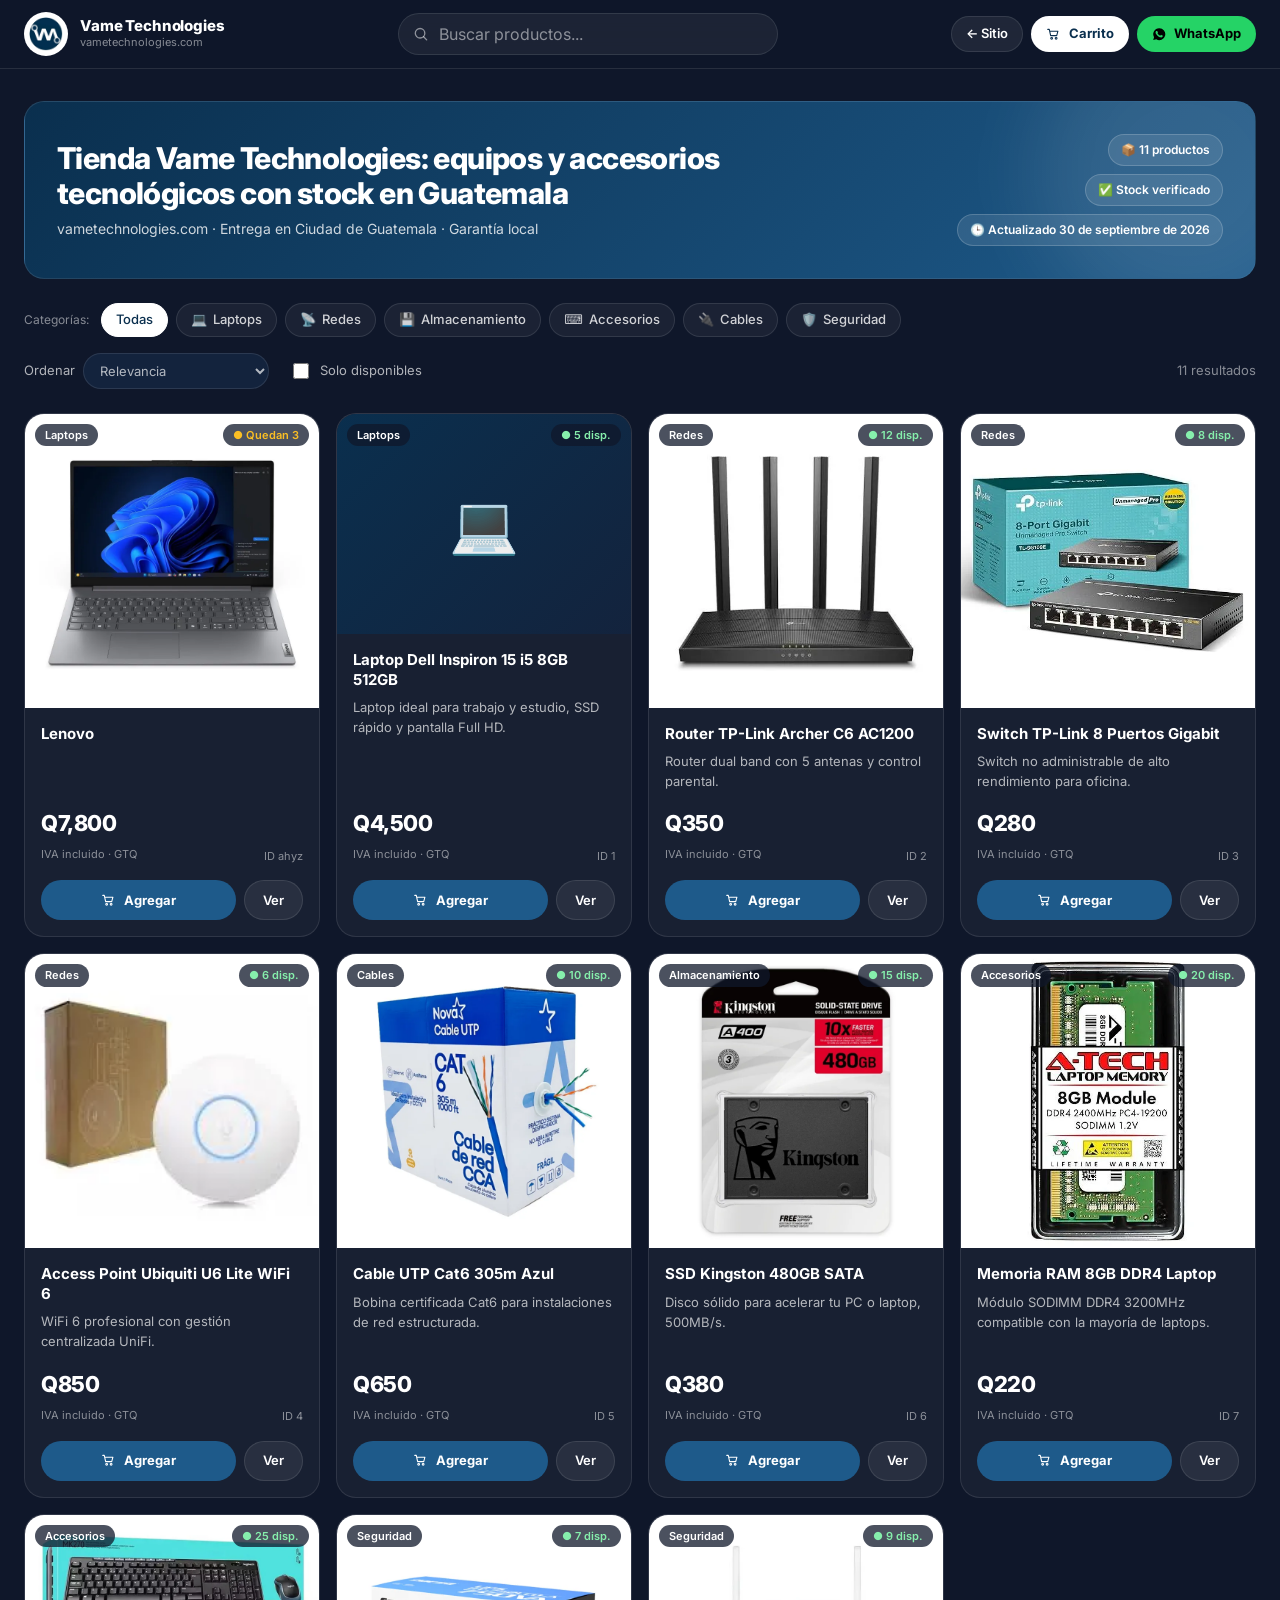
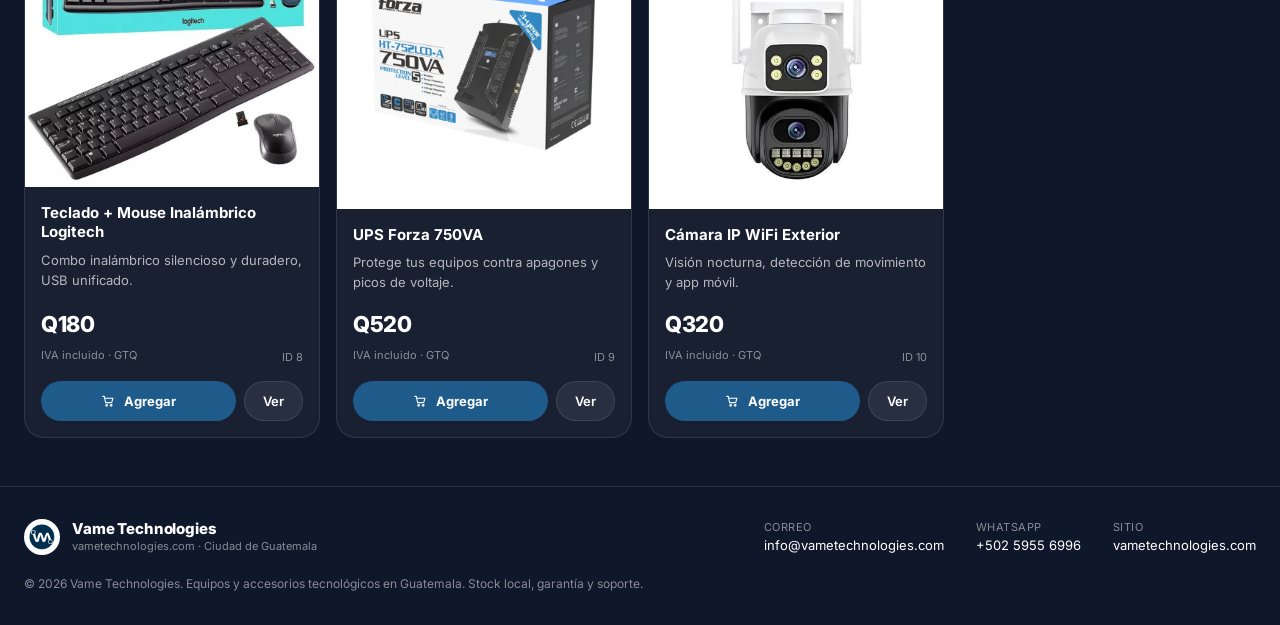
<file: tienda.html>
<!DOCTYPE html>
<html lang="es">
<head>
  <meta charset="UTF-8">
  <meta name="viewport" content="width=device-width, initial-scale=1">
  <title>Tienda Vame Technologies | Equipos y accesorios en Guatemala</title>
  <meta name="description" content="Equipos y accesorios tecnológicos con stock en Guatemala. Arma tu carrito y pide por WhatsApp o correo.">
  <meta name="theme-color" content="#0F172A">
  <meta property="og:type" content="website">
  <meta property="og:locale" content="es_GT">
  <meta property="og:title" content="Tienda Vame Technologies">
  <meta property="og:description" content="Equipos y accesorios tecnológicos con stock en Guatemala. Pide por WhatsApp o correo.">

  <link rel="preconnect" href="https://fonts.googleapis.com">
  <link rel="preconnect" href="https://fonts.gstatic.com" crossorigin>
  <link rel="stylesheet" href="https://fonts.googleapis.com/css2?family=Inter:wght@400;500;600;700;800&display=swap">

  <style>
    /* =========================================================
       1. TOKENS
       ========================================================= */
    :root {
      --bg: #0F172A;
      --panel: #0B1D33;
      --navy: #0A2F4E;
      --blue-dark: #1E5A8A;
      --blue: #3B82F6;
      --blue-light: #60A5FA;
      --wa: #25D366;
      --amber: #FBBF24;
      --danger: #F87171;
      --muted: rgba(255, 255, 255, .68);
      --faint: rgba(255, 255, 255, .5);
      --line: rgba(255, 255, 255, .1);
      --radius-lg: 24px;
      --radius-md: 20px;
      --container: 1280px;
      --font: "Inter", system-ui, -apple-system, "Segoe UI", Roboto, sans-serif;
    }

    /* =========================================================
       2. BASE
       ========================================================= */
    *, *::before, *::after { box-sizing: border-box; }
    html { -webkit-text-size-adjust: 100%; }
    html:has(dialog[open]) { overflow: hidden; }
    body { margin: 0; min-height: 100vh; background: var(--bg); color: #fff; font-family: var(--font); line-height: 1.5; -webkit-font-smoothing: antialiased; }
    img { display: block; max-width: 100%; }
    a { color: inherit; text-decoration: none; }
    h1, h2, h3, p { margin: 0; }
    button, input, select { font: inherit; color: inherit; }
    button { cursor: pointer; }
    button:disabled { cursor: not-allowed; }
    ::selection { background: rgba(30, 90, 138, .5); }
    :focus-visible { outline: 2px solid var(--blue-light); outline-offset: 3px; }
    [hidden] { display: none !important; }
    .sr-only { position: absolute; width: 1px; height: 1px; overflow: hidden; clip: rect(0 0 0 0); white-space: nowrap; }
    .skip-link { position: absolute; left: 12px; top: -60px; z-index: 100; padding: 10px 16px; border-radius: 999px; background: #fff; color: #000; font-weight: 600; }
    .skip-link:focus { top: 12px; }
    .container { width: 100%; max-width: var(--container); margin-inline: auto; padding-inline: 16px; }
    @media (min-width: 768px) { .container { padding-inline: 24px; } }

    /* =========================================================
       3. COMPONENTES BASE
       ========================================================= */
    .btn { display: inline-flex; align-items: center; justify-content: center; gap: 8px; height: 40px; padding-inline: 18px; border: 1px solid transparent; border-radius: 999px; font-size: 13px; font-weight: 700; transition: transform .15s, background .15s, opacity .15s; }
    .btn:hover:not(:disabled) { transform: translateY(-1px); }
    .btn:disabled { opacity: .45; }
    .btn-sm { height: 36px; padding-inline: 14px; }
    .btn-white { background: #fff; color: var(--navy); }
    .btn-white:hover:not(:disabled) { background: rgba(255, 255, 255, .9); }
    .btn-ghost { background: rgba(255, 255, 255, .07); border-color: var(--line); font-weight: 600; }
    .btn-ghost:hover:not(:disabled) { background: rgba(255, 255, 255, .13); }
    .btn-wa { background: var(--wa); color: #000; }
    .btn-blue { background: var(--blue-dark); color: #fff; }
    .btn-blue:hover:not(:disabled) { background: var(--blue); }
    .btn-dark { background: var(--bg); color: #fff; border-color: var(--line); }
    .btn[aria-disabled="true"] { opacity: .4; pointer-events: none; }
    .icon { width: 1.1em; height: 1.1em; flex: none; fill: none; stroke: currentColor; stroke-width: 1.8; stroke-linecap: round; stroke-linejoin: round; }
    .icon-fill { fill: currentColor; stroke: none; }
    .icon-btn { display: inline-flex; align-items: center; justify-content: center; width: 36px; height: 36px; border: 1px solid var(--line); border-radius: 50%; background: rgba(255, 255, 255, .08); transition: background .15s; }
    .icon-btn:hover { background: rgba(255, 255, 255, .16); }

    /* =========================================================
       4. CABECERA
       ========================================================= */
    .header { position: sticky; top: 0; z-index: 40; border-bottom: 1px solid var(--line); background: rgba(15, 23, 42, .85); backdrop-filter: blur(16px); -webkit-backdrop-filter: blur(16px); }
    .header-bar { display: flex; flex-wrap: wrap; align-items: center; justify-content: space-between; gap: 12px; padding-block: 12px; }
    .brand { display: flex; align-items: center; gap: 12px; }
    .brand img { width: 44px; height: 44px; border-radius: 50%; background: #fff; padding: 5px; object-fit: contain; }
    .brand strong { display: block; font-size: 15px; font-weight: 800; letter-spacing: -.01em; line-height: 1.15; }
    .brand small { display: block; font-size: 11px; color: var(--faint); }
    .search { position: relative; order: 3; flex: 1 1 100%; }
    .search input { width: 100%; height: 42px; padding: 0 16px 0 40px; border: 1px solid var(--line); border-radius: 999px; background: rgba(255, 255, 255, .06); font-size: 16px; outline: none; transition: border-color .15s, background .15s; }
    .search input::placeholder { color: var(--faint); }
    .search input:focus { border-color: var(--blue-dark); background: rgba(255, 255, 255, .09); }
    .search .icon { position: absolute; left: 14px; top: 50%; transform: translateY(-50%); color: var(--faint); pointer-events: none; }
    .header-actions { display: flex; align-items: center; gap: 8px; }
    .btn-cart { position: relative; }
    .cart-badge { display: inline-flex; align-items: center; justify-content: center; min-width: 18px; height: 18px; padding-inline: 5px; border-radius: 999px; background: var(--navy); color: #fff; font-size: 11px; font-weight: 700; }
    .label-lg { display: none; }
    @media (min-width: 640px) { .label-lg { display: inline; } }
    @media (min-width: 768px) {
      .search { order: 0; flex: 1; max-width: 380px; margin-inline: 12px; }
    }

    /* =========================================================
       5. PORTADA, AVISOS Y FILTROS
       ========================================================= */
    .banner { position: relative; overflow: hidden; margin-top: 32px; padding: 24px; border: 1px solid var(--line); border-radius: var(--radius-md); background: linear-gradient(135deg, var(--navy), var(--blue-dark)); }
    .banner::before { content: ""; position: absolute; top: -80px; right: -80px; width: 300px; height: 300px; border-radius: 50%; background: rgba(255, 255, 255, .1); filter: blur(40px); }
    .banner-inner { position: relative; display: flex; flex-direction: column; gap: 16px; }
    .banner h1 { max-width: 680px; font-size: clamp(22px, 3.4vw, 30px); font-weight: 800; line-height: 1.15; letter-spacing: -.02em; }
    .banner p { margin-top: 8px; font-size: 14px; color: rgba(255, 255, 255, .8); }
    .banner-chips { display: flex; flex-wrap: wrap; gap: 8px; }
    .chip { padding: 6px 12px; border: 1px solid rgba(255, 255, 255, .18); border-radius: 999px; background: rgba(255, 255, 255, .1); font-size: 12px; font-weight: 600; white-space: nowrap; }
    @media (min-width: 768px) {
      .banner { padding: 32px; }
      .banner-inner { flex-direction: row; align-items: center; justify-content: space-between; }
      .banner-chips { flex-direction: column; align-items: flex-end; }
    }
    .notice { margin-top: 16px; padding: 12px 16px; border: 1px solid rgba(251, 191, 36, .35); border-radius: 16px; background: rgba(251, 191, 36, .08); font-size: 13px; color: #FDE68A; }
    .filters { display: grid; gap: 16px; padding-block: 24px 8px; }
    .cat-row { display: flex; flex-wrap: wrap; align-items: center; gap: 8px; }
    .cat-row .label { margin-right: 4px; font-size: 12px; color: var(--faint); }
    .cat { display: inline-flex; align-items: center; gap: 6px; padding: 6px 14px; border: 1px solid var(--line); border-radius: 999px; background: rgba(255, 255, 255, .05); font-size: 13px; font-weight: 500; color: rgba(255, 255, 255, .8); transition: background .15s; }
    .cat:hover { background: rgba(255, 255, 255, .1); }
    .cat[aria-pressed="true"] { background: #fff; border-color: #fff; color: var(--navy); }
    .tools { display: flex; flex-wrap: wrap; align-items: center; gap: 12px 20px; }
    .tools label { display: inline-flex; align-items: center; gap: 8px; font-size: 13px; color: var(--muted); }
    .tools select { height: 36px; padding: 0 12px; border: 1px solid var(--line); border-radius: 999px; background: #13233D; font-size: 13px; outline: none; }
    .tools input[type="checkbox"] { width: 16px; height: 16px; accent-color: var(--blue); }
    .count { margin-left: auto; font-size: 13px; color: var(--faint); }

    /* =========================================================
       6. CATÁLOGO
       ========================================================= */
    .grid { display: grid; gap: 16px; padding-block: 16px 48px; grid-template-columns: repeat(auto-fill, minmax(250px, 1fr)); }
    .product { display: flex; flex-direction: column; overflow: hidden; border: 1px solid var(--line); border-radius: var(--radius-md); background: rgba(255, 255, 255, .04); transition: border-color .15s, transform .15s; }
    .product:hover { border-color: rgba(255, 255, 255, .22); transform: translateY(-2px); }
    .product-media { position: relative; display: flex; align-items: center; justify-content: center; aspect-ratio: 4 / 3; background: linear-gradient(135deg, var(--navy), #13233D); font-size: 56px; }
    .product-media img { width: 100%; height: 100%; object-fit: cover; }
    .tag { position: absolute; top: 10px; left: 10px; padding: 3px 10px; border-radius: 999px; background: rgba(15, 23, 42, .75); font-size: 11px; font-weight: 600; font-family: var(--font); }
    .stock { position: absolute; top: 10px; right: 10px; padding: 3px 10px; border-radius: 999px; background: rgba(15, 23, 42, .75); font-size: 11px; font-weight: 600; font-family: var(--font); color: #86EFAC; }
    .stock.low { color: var(--amber); }
    .stock.out { color: var(--danger); }
    .product-body { display: flex; flex: 1; flex-direction: column; gap: 8px; padding: 16px; }
    .product h3 { font-size: 15px; font-weight: 700; line-height: 1.3; }
    .desc { display: -webkit-box; -webkit-line-clamp: 3; -webkit-box-orient: vertical; overflow: hidden; font-size: 13px; line-height: 1.55; color: var(--muted); }
    .price-row { display: flex; align-items: flex-end; justify-content: space-between; gap: 8px; margin-top: auto; padding-top: 8px; }
    .price-big { display: block; font-size: 22px; font-weight: 800; letter-spacing: -.02em; }
    .price-row small { font-size: 11px; color: var(--faint); }
    .pid { font-size: 11px; color: var(--faint); }
    .product-actions { display: grid; grid-template-columns: 1fr auto; gap: 8px; margin-top: 8px; }
    .empty { padding: 64px 16px; text-align: center; color: var(--muted); }
    .empty strong { display: block; margin-top: 8px; font-size: 18px; color: #fff; }
    .empty .btn { margin-top: 20px; }
    .empty-icon { font-size: 40px; }

    /* =========================================================
       7. DIÁLOGOS: CARRITO Y DETALLE
       ========================================================= */
    dialog { max-width: none; max-height: none; padding: 0; border: 0; color: inherit; }
    dialog::backdrop { background: rgba(2, 6, 23, .65); backdrop-filter: blur(2px); }
    .drawer { position: fixed; inset: 0 0 0 auto; width: min(440px, 100%); height: 100dvh; margin: 0; flex-direction: column; border-left: 1px solid var(--line); background: var(--panel); }
    .drawer[open] { display: flex; animation: slide-in .2s ease-out; }
    @keyframes slide-in { from { transform: translateX(24px); opacity: 0; } }
    .drawer-head { display: flex; align-items: center; justify-content: space-between; padding: 16px 20px; border-bottom: 1px solid var(--line); }
    .drawer-head h2 { font-size: 16px; font-weight: 700; }
    .drawer-body { flex: 1; overflow-y: auto; padding: 16px 20px; }
    .drawer-foot { padding: 16px 20px 20px; border-top: 1px solid var(--line); background: rgba(0, 0, 0, .15); }
    .cart-empty { padding: 56px 0; text-align: center; color: var(--muted); font-size: 14px; }
    .cart-empty strong { display: block; margin-top: 8px; color: #fff; font-size: 16px; }
    .cart-note { margin-bottom: 12px; padding: 10px 14px; border-radius: 12px; background: rgba(251, 191, 36, .1); font-size: 12px; color: #FDE68A; }
    .line { display: grid; grid-template-columns: 44px 1fr auto; gap: 12px; padding: 12px 0; border-bottom: 1px solid var(--line); }
    .line-thumb { display: flex; align-items: center; justify-content: center; width: 44px; height: 44px; overflow: hidden; border-radius: 12px; background: var(--navy); font-size: 22px; }
    .line-thumb img { width: 100%; height: 100%; object-fit: cover; }
    .line-name { font-size: 14px; font-weight: 600; line-height: 1.3; }
    .line-meta { margin-top: 2px; font-size: 12px; color: var(--faint); }
    .qty { display: flex; align-items: center; gap: 6px; margin-top: 8px; }
    .qty button { width: 28px; height: 28px; border: 1px solid var(--line); border-radius: 50%; background: rgba(255, 255, 255, .08); line-height: 1; }
    .qty button:hover:not(:disabled) { background: rgba(255, 255, 255, .16); }
    .qty button:disabled { opacity: .35; }
    .qty output { min-width: 24px; text-align: center; font-size: 14px; font-weight: 600; }
    .qty .remove { width: auto; padding-inline: 10px; margin-left: 4px; border-radius: 999px; font-size: 12px; color: var(--danger); }
    .line-total { font-size: 14px; font-weight: 700; }
    .sum { display: flex; justify-content: space-between; font-size: 13px; color: var(--muted); }
    .sum.total { margin-top: 6px; font-size: 18px; font-weight: 800; color: #fff; }
    .checkout { display: grid; grid-template-columns: 1fr 1fr; gap: 10px; margin-top: 16px; }
    .cart-links { display: flex; justify-content: space-between; gap: 12px; margin-top: 12px; }
    .link-btn { padding: 4px 0; border: 0; background: none; font-size: 12px; color: var(--faint); text-decoration: underline; text-underline-offset: 3px; }
    .link-btn:hover { color: #fff; }
    .fine { margin-top: 12px; font-size: 11px; line-height: 1.5; color: var(--faint); text-align: center; }

    .modal { width: min(520px, calc(100% - 32px)); margin: auto; border: 1px solid var(--line); border-radius: var(--radius-lg); background: var(--panel); overflow: hidden; }
    .modal[open] { display: block; }
    .modal-media { position: relative; display: flex; align-items: center; justify-content: center; aspect-ratio: 16 / 9; background: linear-gradient(135deg, var(--navy), #13233D); font-size: 72px; }
    .modal-media img { width: 100%; height: 100%; object-fit: cover; }
    .modal-media .icon-btn { position: absolute; top: 12px; right: 12px; background: rgba(15, 23, 42, .75); font-size: 14px; }
    .modal-body { padding: 20px; }
    .modal-body h3 { font-size: 20px; font-weight: 800; line-height: 1.25; }
    .modal-body p { margin-top: 8px; font-size: 14px; line-height: 1.65; color: var(--muted); }
    .modal-price { display: flex; align-items: baseline; justify-content: space-between; gap: 12px; margin-top: 16px; }
    .modal-price strong { font-size: 28px; font-weight: 800; }
    .modal-price span { font-size: 13px; color: var(--faint); }
    .modal-actions { display: grid; grid-template-columns: 1fr 1fr; gap: 10px; margin-top: 20px; }

    /* =========================================================
       8. PIE DE PÁGINA
       ========================================================= */
    .footer { padding-block: 32px; border-top: 1px solid var(--line); font-size: 13px; }
    .footer-top { display: flex; flex-direction: column; gap: 20px; }
    .footer .brand img { width: 36px; height: 36px; }
    .footer-contact { display: flex; flex-wrap: wrap; gap: 20px 32px; }
    .footer-contact small { display: block; font-size: 11px; letter-spacing: .04em; text-transform: uppercase; color: var(--faint); }
    .footer-contact a:hover { color: var(--blue-light); text-decoration: underline; text-underline-offset: 3px; }
    .footer-legal { margin-top: 20px; font-size: 12px; color: var(--faint); }
    @media (min-width: 768px) { .footer-top { flex-direction: row; align-items: center; justify-content: space-between; } }

    @media (prefers-reduced-motion: reduce) {
      *, *::before, *::after { animation: none !important; transition: none !important; }
    }
  </style>
</head>

<body>
  <svg width="0" height="0" style="position:absolute" aria-hidden="true">
    <symbol id="i-cart" viewBox="0 0 24 24"><path d="M3 4h2.5l2.3 10.5h10.2l2-7.5H6.5"/><circle cx="9.5" cy="19" r="1.5"/><circle cx="17" cy="19" r="1.5"/></symbol>
    <symbol id="i-search" viewBox="0 0 24 24"><circle cx="11" cy="11" r="6.5"/><path d="M20 20l-4.2-4.2"/></symbol>
    <symbol id="i-mail" viewBox="0 0 24 24"><rect x="3" y="5" width="18" height="14" rx="2"/><path d="M3.5 7l8.5 6 8.5-6"/></symbol>
    <symbol id="i-wa" viewBox="0 0 24 24"><path class="icon-fill" d="M12 2a9.9 9.9 0 0 0-8.5 15L2 22l5.2-1.4A10 10 0 1 0 12 2zm5.8 14.1c-.2.7-1.4 1.3-2 1.4-.5.1-1.2.1-1.9-.1-.4-.1-1-.3-1.7-.6-3-1.3-4.9-4.3-5-4.5-.1-.2-1.2-1.6-1.2-3s.8-2.1 1-2.4c.3-.3.6-.3.8-.3h.6c.2 0 .4 0 .6.5l.9 2.1c.1.2.1.4 0 .5l-.4.6c-.1.2-.3.3-.1.6.2.3.8 1.3 1.7 2.1 1.1 1 2.1 1.3 2.4 1.5.3.1.4.1.6-.1l.8-1c.2-.3.4-.2.6-.1l2 .9c.3.1.5.2.5.3.1.2.1.8-.1 1.5z"/></symbol>
  </svg>

  <a class="skip-link" href="#catalogo">Saltar al catálogo</a>

  <!-- ===================== CABECERA ===================== -->
  <header class="header">
    <div class="container header-bar">
      <a class="brand" href="index.html" aria-label="Vame Technologies, volver al sitio">
        <img src="[data-uri]" alt="" width="44" height="44">
        <span><strong>Vame Technologies</strong><small>vametechnologies.com</small></span>
      </a>

      <div class="search">
        <svg class="icon" aria-hidden="true"><use href="#i-search"/></svg>
        <label class="sr-only" for="q">Buscar productos</label>
        <input id="q" type="search" placeholder="Buscar productos..." autocomplete="off">
      </div>

      <div class="header-actions">
        <a class="btn btn-sm btn-ghost" href="index.html" data-home>← Sitio</a>
        <button class="btn btn-sm btn-white btn-cart" id="open-cart" type="button" aria-haspopup="dialog">
          <svg class="icon" aria-hidden="true"><use href="#i-cart"/></svg>
          <span class="label-lg">Carrito</span>
          <span class="cart-badge" id="cart-badge" hidden>0</span>
        </button>
        <a class="btn btn-sm btn-wa" href="https://wa.me/50259556996" data-wa="Hola Vame, quiero más información" target="_blank" rel="noopener noreferrer" aria-label="WhatsApp">
          <svg class="icon" aria-hidden="true"><use href="#i-wa"/></svg><span class="label-lg">WhatsApp</span>
        </a>
      </div>
    </div>
  </header>

  <main id="catalogo">
    <!-- ===================== PORTADA ===================== -->
    <section class="container">
      <div class="banner">
        <div class="banner-inner">
          <div>
            <h1>Tienda Vame Technologies: equipos y accesorios tecnológicos con stock en Guatemala</h1>
            <p>vametechnologies.com · Entrega en Ciudad de Guatemala · Garantía local</p>
          </div>
          <div class="banner-chips">
            <span class="chip" id="chip-count">📦 Cargando…</span>
            <span class="chip">✅ Stock verificado</span>
            <span class="chip" id="chip-updated" hidden></span>
          </div>
        </div>
      </div>
      <p class="notice" id="notice" role="status" hidden></p>
    </section>

    <!-- ===================== FILTROS ===================== -->
    <section class="container filters" aria-label="Filtros del catálogo">
      <div class="cat-row" id="cats" role="group" aria-label="Categorías"></div>
      <div class="tools">
        <label>Ordenar
          <select id="sort">
            <option value="default">Relevancia</option>
            <option value="priceAsc">Precio: menor a mayor</option>
            <option value="priceDesc">Precio: mayor a menor</option>
            <option value="stockDesc">Mayor stock</option>
          </select>
        </label>
        <label><input type="checkbox" id="only"> Solo disponibles</label>
        <p class="count" id="count" aria-live="polite"></p>
      </div>
    </section>

    <!-- ===================== CATÁLOGO ===================== -->
    <section class="container" aria-label="Productos">
      <div class="grid" id="grid" aria-busy="true"></div>
      <div class="empty" id="empty" hidden></div>
    </section>
  </main>

  <!-- ===================== PIE DE PÁGINA ===================== -->
  <footer class="footer">
    <div class="container">
      <div class="footer-top">
        <div class="brand">
          <img src="[data-uri]" alt="" width="36" height="36">
          <span><strong>Vame Technologies</strong><small>vametechnologies.com · Ciudad de Guatemala</small></span>
        </div>
        <div class="footer-contact">
          <div><small>Correo</small><a href="mailto:info@vametechnologies.com">info@vametechnologies.com</a></div>
          <div><small>WhatsApp</small><a href="https://wa.me/50259556996" data-wa="Hola Vame, quiero más información" target="_blank" rel="noopener noreferrer">+502 5955 6996</a></div>
          <div><small>Sitio</small><a href="index.html" data-home>vametechnologies.com</a></div>
        </div>
      </div>
      <p class="footer-legal">© <span id="year">2026</span> Vame Technologies. Equipos y accesorios tecnológicos en Guatemala. Stock local, garantía y soporte.</p>
    </div>
  </footer>

  <!-- ===================== CARRITO ===================== -->
  <dialog class="drawer" id="cart" aria-labelledby="cart-title">
    <div class="drawer-head">
      <h2 id="cart-title">Carrito · <span id="cart-items">0</span> ítems</h2>
      <button class="icon-btn" type="button" data-close aria-label="Cerrar carrito">✕</button>
    </div>
    <div class="drawer-body" id="cart-body"></div>
    <div class="drawer-foot" id="cart-foot" hidden>
      <div class="sum"><span>Subtotal</span><span id="cart-subtotal"></span></div>
      <div class="sum total"><span>Total</span><span id="cart-total"></span></div>
      <div class="checkout">
        <a class="btn btn-wa" id="checkout-wa" target="_blank" rel="noopener noreferrer"><svg class="icon" aria-hidden="true"><use href="#i-wa"/></svg>WhatsApp</a>
        <a class="btn btn-dark" id="checkout-mail"><svg class="icon" aria-hidden="true"><use href="#i-mail"/></svg>Correo</a>
      </div>
      <div class="cart-links">
        <button class="link-btn" type="button" data-action="clear">Vaciar carrito</button>
        <button class="link-btn" type="button" data-close>Seguir comprando</button>
      </div>
      <p class="fine">Al continuar se abre WhatsApp (+502 5955 6996) o tu correo con la lista de tu pedido. El pago se coordina con nosotros.</p>
    </div>
  </dialog>

  <!-- ===================== DETALLE DE PRODUCTO ===================== -->
  <dialog class="modal" id="detail" aria-labelledby="detail-title">
    <div class="modal-media" id="detail-media"></div>
    <div class="modal-body">
      <h3 id="detail-title"></h3>
      <p id="detail-desc"></p>
      <div class="modal-price"><strong id="detail-price"></strong><span id="detail-stock"></span></div>
      <div class="modal-actions">
        <button class="btn btn-blue" type="button" id="detail-add"><svg class="icon" aria-hidden="true"><use href="#i-cart"/></svg>Agregar al carrito</button>
        <a class="btn btn-wa" id="detail-wa" target="_blank" rel="noopener noreferrer">Consultar por WhatsApp</a>
      </div>
    </div>
  </dialog>

  <!-- Copia de respaldo del catálogo: solo se usa si productos.json no se puede cargar -->
  <script type="application/json" id="catalogo-respaldo">{"actualizado": "2026-09-30", "categorias": [{"nombre": "Laptops", "icono": "💻"}, {"nombre": "PCs", "icono": "🖥️"}, {"nombre": "Redes", "icono": "📡"}, {"nombre": "Almacenamiento", "icono": "💾"}, {"nombre": "Accesorios", "icono": "⌨️"}, {"nombre": "Cables", "icono": "🔌"}, {"nombre": "Seguridad", "icono": "🛡️"}], "productos": [{"id": "1", "name": "Laptop Dell Inspiron 15 i5 8GB 512GB", "category": "Laptops", "price": 4500, "stock": 5, "description": "Laptop ideal para trabajo y estudio, SSD rápido y pantalla Full HD.", "imageUrl": "", "visible": true}, {"id": "2", "name": "Router TP-Link Archer C6 AC1200", "category": "Redes", "price": 350, "stock": 12, "description": "Router dual band con 5 antenas y control parental.", "imageUrl": "", "visible": true}, {"id": "3", "name": "Switch TP-Link 8 Puertos Gigabit", "category": "Redes", "price": 280, "stock": 8, "description": "Switch no administrable de alto rendimiento para oficina.", "imageUrl": "", "visible": true}, {"id": "4", "name": "Access Point Ubiquiti U6 Lite WiFi 6", "category": "Redes", "price": 850, "stock": 6, "description": "WiFi 6 profesional con gestión centralizada UniFi.", "imageUrl": "", "visible": true}, {"id": "5", "name": "Cable UTP Cat6 305m Azul", "category": "Cables", "price": 650, "stock": 10, "description": "Bobina certificada Cat6 para instalaciones de red estructurada.", "imageUrl": "", "visible": true}, {"id": "6", "name": "SSD Kingston 480GB SATA", "category": "Almacenamiento", "price": 380, "stock": 15, "description": "Disco sólido para acelerar tu PC o laptop, 500MB/s.", "imageUrl": "", "visible": true}, {"id": "7", "name": "Memoria RAM 8GB DDR4 Laptop", "category": "Accesorios", "price": 220, "stock": 20, "description": "Módulo SODIMM DDR4 3200MHz compatible con la mayoría de laptops.", "imageUrl": "", "visible": true}, {"id": "8", "name": "Teclado + Mouse Inalámbrico Logitech", "category": "Accesorios", "price": 180, "stock": 25, "description": "Combo inalámbrico silencioso y duradero, USB unificado.", "imageUrl": "", "visible": true}, {"id": "9", "name": "UPS Forza 750VA", "category": "Seguridad", "price": 520, "stock": 7, "description": "Protege tus equipos contra apagones y picos de voltaje.", "imageUrl": "", "visible": true}, {"id": "10", "name": "Cámara IP WiFi Exterior", "category": "Seguridad", "price": 320, "stock": 9, "description": "Visión nocturna, detección de movimiento y app móvil.", "imageUrl": "", "visible": true}]}</script>

  <script>
    (() => {
      'use strict';

      /* =====================================================
         1. CONFIGURACIÓN
         ===================================================== */
      const CONFIG = {
        whatsapp: '50259556996',
        email: 'info@vametechnologies.com',
        site: 'vametechnologies.com',
        home: 'index.html',
        catalogUrl: 'productos.json', // ruta o URL del catálogo (array u objeto con "productos")
        cartKey: 'vame_tienda_carrito',
      };
      const CATEGORY_ICONS = {
        Laptops: '💻', PCs: '🖥️', Redes: '📡', Almacenamiento: '💾',
        Accesorios: '⌨️', Cables: '🔌', Seguridad: '🛡️',
      };
      const LOW_STOCK = 3;

      /* =====================================================
         2. UTILIDADES
         ===================================================== */
      const $ = (sel, root = document) => root.querySelector(sel);
      const esc = (s) => String(s).replace(/[&<>"']/g, (c) => ({ '&': '&amp;', '<': '&lt;', '>': '&gt;', '"': '&quot;', "'": '&#39;' }[c]));
      const money = (n) => 'Q' + Number(n).toLocaleString('es-GT', { maximumFractionDigits: 2 });
      const fold = (s) => String(s).normalize('NFD').replace(/[\u0300-\u036f]/g, '').replace(/[-_]/g, ' ').toLowerCase();
      const waUrl = (text) => `https://wa.me/${CONFIG.whatsapp}?text=${encodeURIComponent(text)}`;
      const icon = (cat) => state.icons[cat] || '📦';

      const safeUrl = (u) => {
        u = String(u || '').trim();
        if (!u) return '';
        if (/^data:image\/(webp|png|jpeg|gif);base64,[a-z0-9+/=]+$/i.test(u)) return u; // imagen incrustada
        const scheme = u.match(/^([a-z][a-z0-9+.-]*):/i);
        return !scheme || /^https?$/i.test(scheme[1]) ? u : '';
      };

      /* =====================================================
         3. CATÁLOGO (carga y validación)
         ===================================================== */
      function normalize(raw) {
        const list = Array.isArray(raw) ? raw : (raw && raw.productos);
        if (!Array.isArray(list)) throw new Error('Formato de catálogo no válido');
        const products = list
          .filter((p) => p && typeof p.name === 'string' && p.name.trim())
          .map((p, i) => ({
            id: String(p.id ?? `p${i}`),
            name: p.name.trim(),
            category: String(p.category || 'Accesorios'),
            price: Math.max(0, Number(p.price) || 0),
            stock: Math.max(0, Math.floor(Number(p.stock) || 0)),
            description: String(p.description || ''),
            imageUrl: safeUrl(p.imageUrl),
            visible: p.visible !== false,
          }));
        const icons = {};
        const order = [];
        const meta = !Array.isArray(raw) && Array.isArray(raw.categorias) ? raw.categorias : [];
        meta.forEach((c) => {
          const name = c && typeof c.nombre === 'string' ? c.nombre.trim() : '';
          if (name && !(name in icons)) { icons[name] = String(c.icono || '').trim() || '📦'; order.push(name); }
        });
        return { products, icons, order, updated: (!Array.isArray(raw) && raw.actualizado) || '' };
      }

      async function loadCatalog() {
        try {
          const res = await fetch(CONFIG.catalogUrl, { cache: 'no-cache' });
          if (!res.ok) throw new Error(`HTTP ${res.status}`);
          return { ...normalize(await res.json()), fallback: false };
        } catch (err) {
          const backup = JSON.parse($('#catalogo-respaldo').textContent);
          return { ...normalize(backup), fallback: true };
        }
      }

      /* =====================================================
         4. ESTADO
         ===================================================== */
      const state = {
        products: [],
        icons: { ...CATEGORY_ICONS },
        order: Object.keys(CATEGORY_ICONS),
        cart: [],
        cartAdjusted: false,
        query: '',
        category: 'Todas',
        sort: 'default',
        onlyAvailable: false,
        detailId: null,
      };
      const byId = (id) => state.products.find((p) => p.id === id);

      function loadCart() {
        try {
          const saved = JSON.parse(localStorage.getItem(CONFIG.cartKey));
          if (Array.isArray(saved)) {
            return saved
              .filter((l) => l && typeof l.productId === 'string' && Number(l.qty) > 0)
              .map((l) => ({ productId: l.productId, qty: Math.floor(Number(l.qty)) }));
          }
        } catch (e) { /* carrito vacío */ }
        return [];
      }
      function saveCart() {
        try { localStorage.setItem(CONFIG.cartKey, JSON.stringify(state.cart)); } catch (e) { /* sin almacenamiento */ }
      }

      /* Ajusta el carrito guardado al catálogo actual (productos eliminados, agotados o con menos stock) */
      function reconcileCart() {
        let changed = false;
        state.cart = state.cart.flatMap((line) => {
          const p = byId(line.productId);
          if (!p || !p.visible || p.stock <= 0) { changed = true; return []; }
          const qty = Math.min(line.qty, p.stock);
          if (qty !== line.qty) changed = true;
          return [{ productId: line.productId, qty }];
        });
        state.cartAdjusted = changed;
        saveCart();
      }

      const cartLines = () => state.cart.map((l) => ({ ...l, p: byId(l.productId) })).filter((l) => l.p);

      /* =====================================================
         5. CATÁLOGO EN PANTALLA
         ===================================================== */
      const grid = $('#grid');

      function visibleProducts() {
        const q = fold(state.query.trim());
        let list = state.products.filter((p) => p.visible);
        if (q) list = list.filter((p) => fold(`${p.name} ${p.description} ${p.category}`).includes(q));
        if (state.category !== 'Todas') list = list.filter((p) => p.category === state.category);
        if (state.onlyAvailable) list = list.filter((p) => p.stock > 0);
        const sorters = {
          priceAsc: (a, b) => a.price - b.price,
          priceDesc: (a, b) => b.price - a.price,
          stockDesc: (a, b) => b.stock - a.stock,
        };
        return sorters[state.sort] ? [...list].sort(sorters[state.sort]) : list;
      }

      const thumb = (p) => p.imageUrl
        ? `<img src="${esc(p.imageUrl)}" alt="${esc(p.name)}" loading="lazy" onerror="this.replaceWith(document.createTextNode('${icon(p.category)}'))">`
        : icon(p.category);

      function stockBadge(p) {
        if (p.stock === 0) return '<span class="stock out">Agotado</span>';
        if (p.stock <= LOW_STOCK) return `<span class="stock low">● Quedan ${p.stock}</span>`;
        return `<span class="stock">● ${p.stock} disp.</span>`;
      }

      const cardHtml = (p) => `
        <article class="product">
          <div class="product-media">${thumb(p)}<span class="tag">${esc(p.category)}</span>${stockBadge(p)}</div>
          <div class="product-body">
            <h3>${esc(p.name)}</h3>
            <p class="desc">${esc(p.description)}</p>
            <div class="price-row">
              <div><strong class="price-big">${money(p.price)}</strong><small>IVA incluido · GTQ</small></div>
              <span class="pid">ID ${esc(p.id.slice(-4))}</span>
            </div>
            <div class="product-actions">
              <button class="btn btn-blue" type="button" data-action="add" data-id="${esc(p.id)}" ${p.stock === 0 ? 'disabled' : ''}>
                <svg class="icon" aria-hidden="true"><use href="#i-cart"/></svg>${p.stock === 0 ? 'Agotado' : 'Agregar'}
              </button>
              <button class="btn btn-ghost" type="button" data-action="view" data-id="${esc(p.id)}" aria-label="Ver detalle de ${esc(p.name)}">Ver</button>
            </div>
          </div>
        </article>`;

      function renderCategories() {
        const present = [...new Set(state.products.filter((p) => p.visible).map((p) => p.category))];
        const known = state.order.filter((c) => present.includes(c));
        const extra = present.filter((c) => !state.order.includes(c)).sort();
        const cats = ['Todas', ...known, ...extra];
        if (!cats.includes(state.category)) state.category = 'Todas';
        $('#cats').innerHTML = '<span class="label">Categorías:</span>' + cats.map((c) =>
          `<button class="cat" type="button" data-cat="${esc(c)}" aria-pressed="${c === state.category}">${c === 'Todas' ? '' : `<span aria-hidden="true">${icon(c)}</span>`}${esc(c)}</button>`
        ).join('');
      }

      function renderCatalog() {
        const list = visibleProducts();
        grid.innerHTML = list.map(cardHtml).join('');
        grid.removeAttribute('aria-busy');
        $('#count').textContent = `${list.length} ${list.length === 1 ? 'resultado' : 'resultados'}`;
        const empty = $('#empty');
        empty.hidden = list.length > 0;
        if (!list.length) {
          const hasProducts = state.products.some((p) => p.visible);
          empty.innerHTML = hasProducts
            ? `<div class="empty-icon" aria-hidden="true">🔍</div><strong>Sin resultados</strong>Prueba otra categoría o búsqueda<br><button class="btn btn-ghost" type="button" data-action="reset">Limpiar filtros</button>`
            : `<div class="empty-icon" aria-hidden="true">📦</div><strong>El catálogo no está disponible por ahora</strong>Escríbenos por WhatsApp y te ayudamos con tu pedido.<br><a class="btn btn-wa" href="${waUrl('Hola Vame, quiero consultar productos')}" target="_blank" rel="noopener noreferrer">Escribir por WhatsApp</a>`;
        }
      }

      /* =====================================================
         6. CARRITO
         ===================================================== */
      const cartDialog = $('#cart');

      function addToCart(id) {
        const p = byId(id);
        if (!p || p.stock <= 0) return;
        const line = state.cart.find((l) => l.productId === id);
        if (line) line.qty = Math.min(line.qty + 1, p.stock);
        else state.cart.push({ productId: id, qty: 1 });
        state.cartAdjusted = false;
        saveCart();
        renderCart();
        openCart();
      }

      function changeQty(id, delta) {
        const p = byId(id);
        const line = state.cart.find((l) => l.productId === id);
        if (!p || !line) return;
        line.qty = Math.min(Math.max(1, line.qty + delta), p.stock);
        saveCart();
        renderCart();
      }

      function removeFromCart(id) {
        state.cart = state.cart.filter((l) => l.productId !== id);
        saveCart();
        renderCart();
      }

      function lineHtml({ p, qty }) {
        return `
          <div class="line">
            <div class="line-thumb">${thumb(p)}</div>
            <div>
              <div class="line-name">${esc(p.name)}</div>
              <div class="line-meta">${money(p.price)} · Stock ${p.stock}</div>
              <div class="qty">
                <button type="button" data-action="dec" data-id="${esc(p.id)}" aria-label="Quitar una unidad" ${qty <= 1 ? 'disabled' : ''}>−</button>
                <output aria-label="Cantidad">${qty}</output>
                <button type="button" data-action="inc" data-id="${esc(p.id)}" aria-label="Agregar una unidad" ${qty >= p.stock ? 'disabled' : ''}>+</button>
                <button type="button" class="remove" data-action="remove" data-id="${esc(p.id)}">Quitar</button>
              </div>
            </div>
            <div class="line-total">${money(p.price * qty)}</div>
          </div>`;
      }

      function setLink(a, href) {
        if (href) { a.href = href; a.removeAttribute('aria-disabled'); }
        else { a.removeAttribute('href'); a.setAttribute('aria-disabled', 'true'); }
      }

      function renderCart() {
        const lines = cartLines();
        const items = lines.reduce((n, l) => n + l.qty, 0);
        const total = lines.reduce((n, l) => n + l.p.price * l.qty, 0);

        $('#cart-items').textContent = items;
        const badge = $('#cart-badge');
        badge.hidden = items === 0;
        badge.textContent = items;

        const note = state.cartAdjusted ? '<p class="cart-note">Actualizamos tu carrito según el stock disponible.</p>' : '';
        $('#cart-body').innerHTML = lines.length
          ? note + lines.map(lineHtml).join('')
          : `${note}<div class="cart-empty"><div class="empty-icon" aria-hidden="true">🛒</div><strong>Tu carrito está vacío</strong>Agrega equipos para cotizar por WhatsApp</div>`;

        $('#cart-foot').hidden = lines.length === 0;
        $('#cart-subtotal').textContent = money(total);
        $('#cart-total').textContent = money(total);

        if (lines.length) {
          const list = lines.map((l) => `• ${l.p.name} x${l.qty} = ${money(l.p.price * l.qty)}`).join('\n');
          setLink($('#checkout-wa'), waUrl(`Hola Vame, quiero comprar:\n${list}\n\nTotal: ${money(total)} | ${CONFIG.site}`));
          const subject = `Pedido Vame Technologies - ${money(total)}`;
          const body = `Hola Vame,\n\nQuiero comprar:\n${list}\n\nTotal: ${money(total)}\n\nGracias.\n${CONFIG.site}`;
          setLink($('#checkout-mail'), `mailto:${CONFIG.email}?subject=${encodeURIComponent(subject)}&body=${encodeURIComponent(body)}`);
        }
      }

      function openCart() { if (!cartDialog.open) cartDialog.showModal(); }

      /* =====================================================
         7. DETALLE DE PRODUCTO
         ===================================================== */
      const detail = $('#detail');

      function openDetail(id) {
        const p = byId(id);
        if (!p) return;
        state.detailId = id;
        $('#detail-media').innerHTML = `${thumb(p)}<button class="icon-btn" type="button" data-close aria-label="Cerrar detalle">✕</button>`;
        $('#detail-title').textContent = p.name;
        $('#detail-desc').textContent = p.description;
        $('#detail-price').textContent = money(p.price);
        $('#detail-stock').textContent = p.stock > 0 ? `${p.stock} disponibles` : 'Agotado';
        $('#detail-add').disabled = p.stock === 0;
        setLink($('#detail-wa'), waUrl(`Hola Vame, me interesa ${p.name} (${money(p.price)})`));
        detail.showModal();
      }

      /* =====================================================
         8. EVENTOS
         ===================================================== */
      const actions = {
        add: (id) => addToCart(id),
        view: (id) => openDetail(id),
        inc: (id) => changeQty(id, 1),
        dec: (id) => changeQty(id, -1),
        remove: (id) => removeFromCart(id),
        clear: () => { state.cart = []; state.cartAdjusted = false; saveCart(); renderCart(); },
        reset: () => {
          state.query = ''; state.category = 'Todas'; state.onlyAvailable = false;
          $('#q').value = ''; $('#only').checked = false;
          renderCategories(); renderCatalog();
        },
      };

      document.addEventListener('click', (e) => {
        const btn = e.target.closest('[data-action]');
        if (btn && actions[btn.dataset.action]) { actions[btn.dataset.action](btn.dataset.id); return; }
        const cat = e.target.closest('[data-cat]');
        if (cat) { state.category = cat.dataset.cat; renderCategories(); renderCatalog(); return; }
        if (e.target.closest('[data-close]')) { e.target.closest('dialog').close(); return; }
        if (e.target.tagName === 'DIALOG') e.target.close(); // clic en el fondo oscuro
      });

      $('#open-cart').addEventListener('click', () => { renderCart(); openCart(); });
      $('#detail-add').addEventListener('click', () => { detail.close(); addToCart(state.detailId); });
      $('#q').addEventListener('input', (e) => { state.query = e.target.value; renderCatalog(); });
      $('#sort').addEventListener('change', (e) => { state.sort = e.target.value; renderCatalog(); });
      $('#only').addEventListener('change', (e) => { state.onlyAvailable = e.target.checked; renderCatalog(); });

      // El carrito se comparte entre pestañas
      window.addEventListener('storage', (e) => {
        if (e.key !== CONFIG.cartKey) return;
        state.cart = loadCart();
        reconcileCart();
        renderCart();
      });

      /* =====================================================
         9. ARRANQUE
         ===================================================== */
      document.querySelectorAll('[data-home]').forEach((a) => { a.href = CONFIG.home; });
      document.querySelectorAll('[data-wa]').forEach((a) => { a.href = waUrl(`${a.dataset.wa} (${CONFIG.site})`); });
      $('#year').textContent = new Date().getFullYear();

      async function init() {
        state.cart = loadCart();
        renderCart();
        const data = await loadCatalog();
        state.products = data.products;
        state.icons = { ...CATEGORY_ICONS, ...data.icons };
        state.order = data.order.length ? data.order : Object.keys(CATEGORY_ICONS);

        const shown = state.products.filter((p) => p.visible).length;
        $('#chip-count').textContent = `📦 ${shown} ${shown === 1 ? 'producto' : 'productos'}`;
        if (data.updated) {
          const d = new Date(`${data.updated}T12:00:00`);
          if (!Number.isNaN(d.getTime())) {
            const chip = $('#chip-updated');
            chip.textContent = `🕒 Actualizado ${d.toLocaleDateString('es-GT', { day: 'numeric', month: 'long', year: 'numeric' })}`;
            chip.hidden = false;
          }
        }
        if (data.fallback) {
          const notice = $('#notice');
          notice.textContent = location.protocol === 'file:'
            ? 'Vista local: se muestra el catálogo incluido en este archivo.'
            : 'No pudimos actualizar el catálogo. Mostramos una copia guardada; confirma precios y disponibilidad por WhatsApp.';
          notice.hidden = false;
        }

        reconcileCart();
        renderCategories();
        renderCatalog();
        renderCart();
      }
      init();
    })();
  </script>
</body>
</html>
</file>
